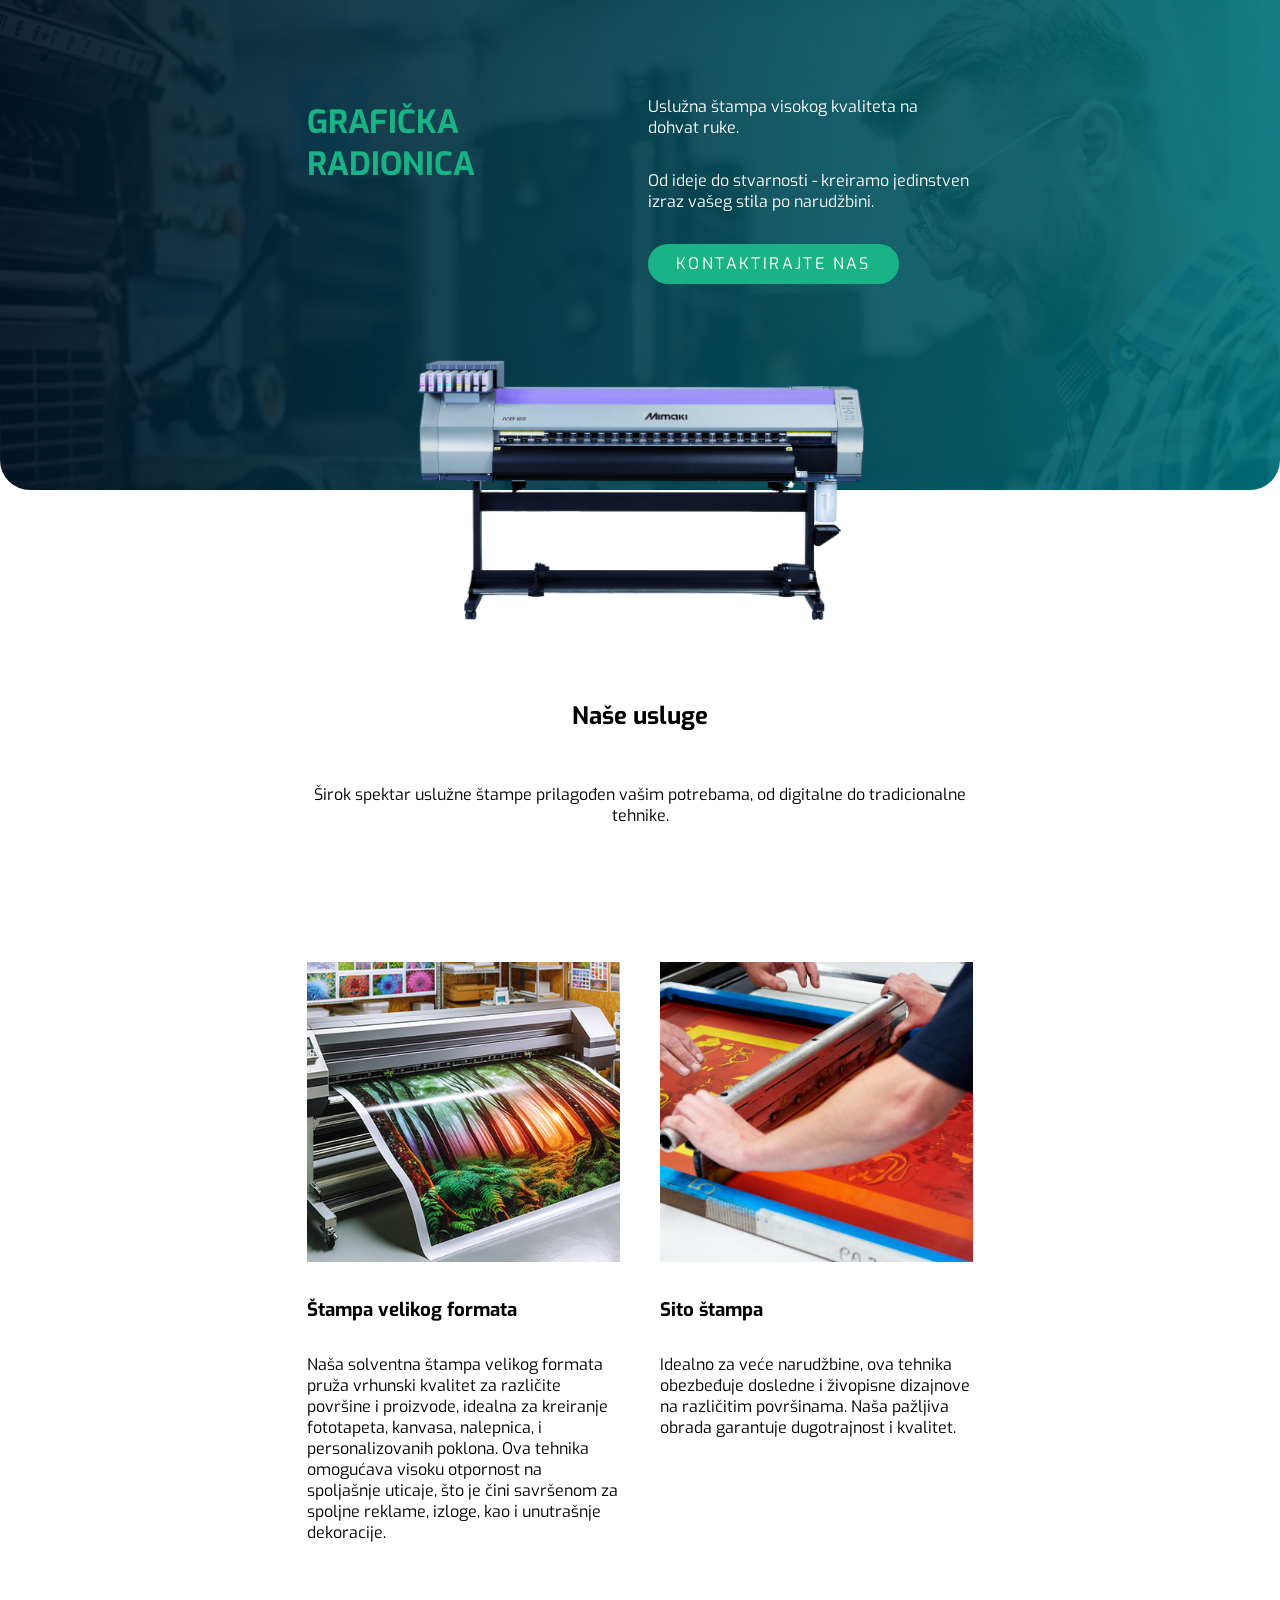
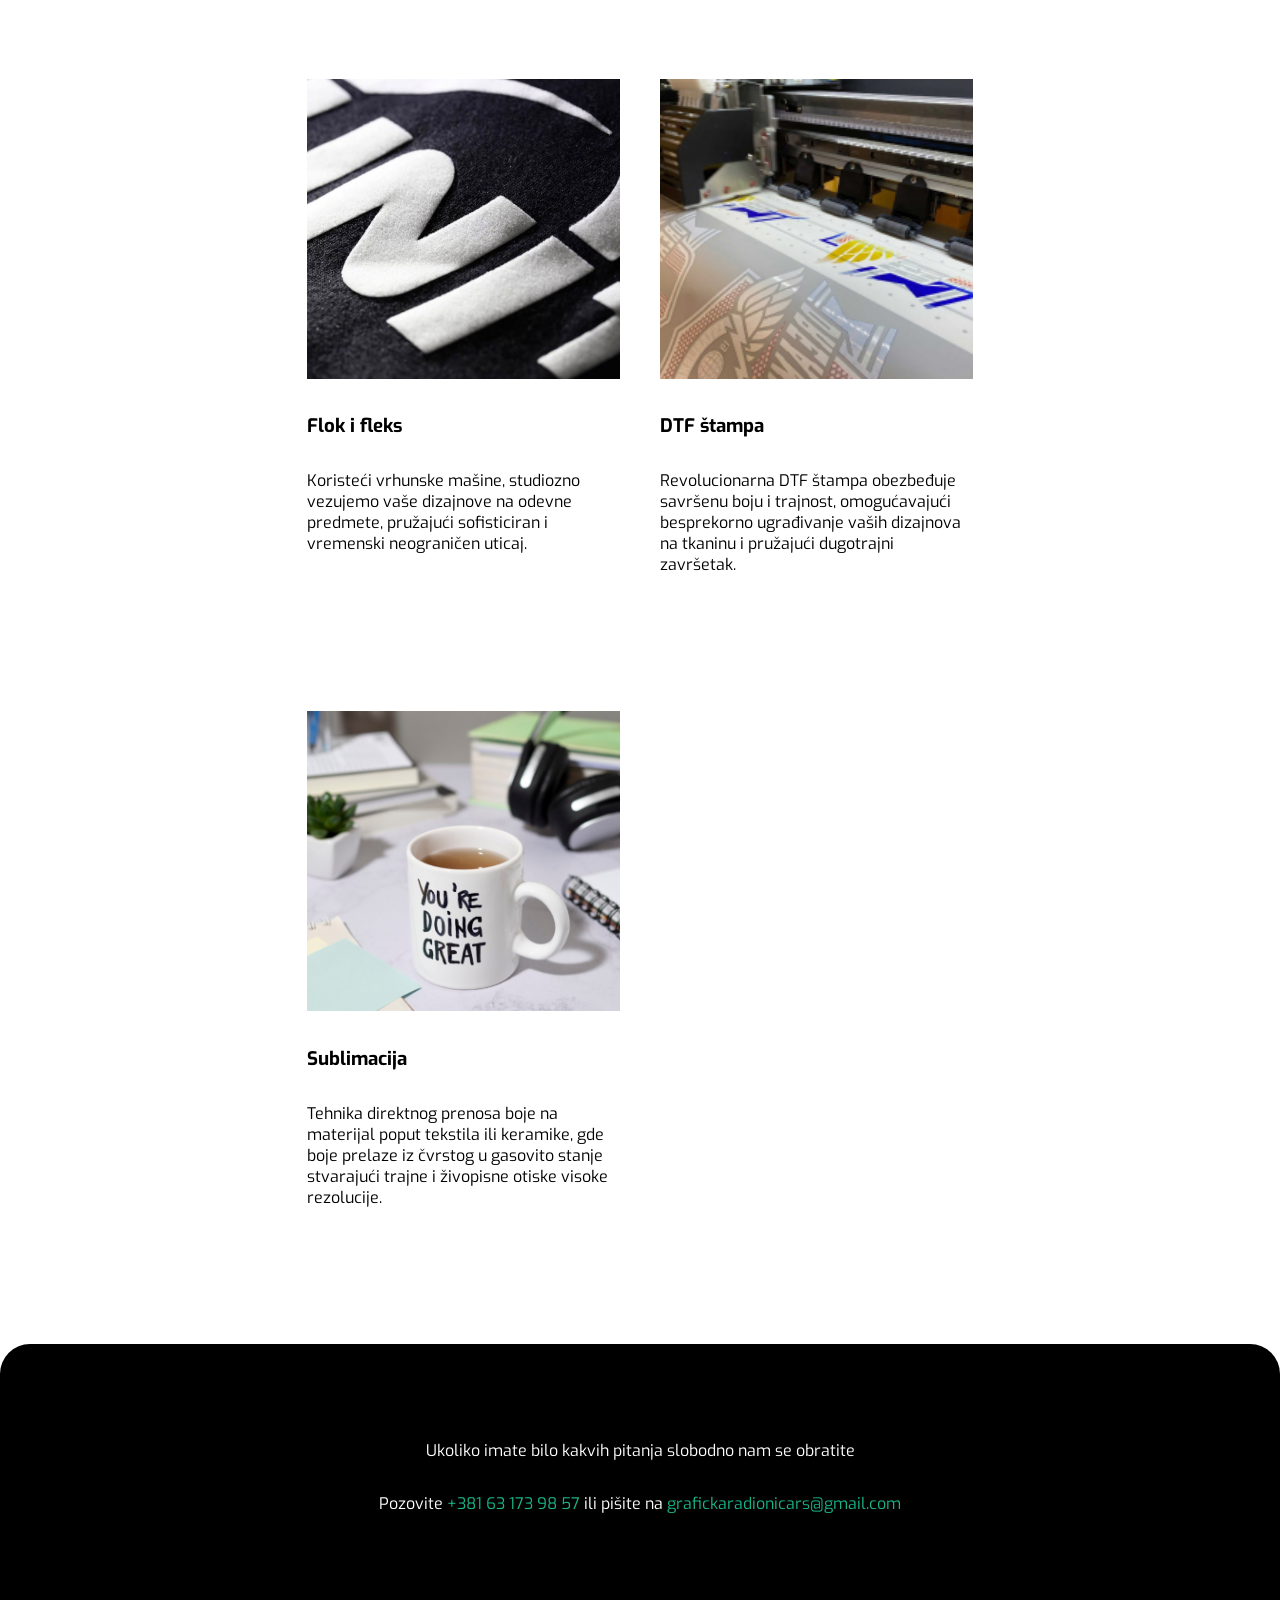
<file: index.html>
<!DOCTYPE html>
<html lang="sr">
  <head>
    <meta charset="UTF-8" />
    <meta name="viewport" content="width=device-width, initial-scale=1.0" />

    <link rel="icon" type="image/x-icon" href="./images/favicon.png">

    <link rel="stylesheet" href="css/page.css" />
    <link rel="stylesheet" href="css/header.css" />
    <link rel="stylesheet" href="css/main.css" />
    <link rel="stylesheet" href="css/footer.css" />

    <title>Grafička Radionica</title>
  </head>

  <body>
    <header id="header" class="container">
      <div id="header-content">
        <h1>GRAFIČKA RADIONICA</h1>

        <div>
          <p>Uslužna štampa visokog kvaliteta na dohvat ruke.</p>

          <p>Od ideje do stvarnosti - kreiramo jedinstven izraz vašeg stila po narudžbini.</p>        

          <a href="#footer" class="button">KONTAKTIRAJTE NAS</a>
        </div>
      </div>
      
      <img id="header-image" src="images/stampa-velikog-formata/header.png" />
    </header>

    <main id="main">
      <section class="container">
        <div class="vertical-content-single">
          <h2>Naše usluge</h2>

          <p>
            Širok spektar uslužne štampe prilagođen vašim potrebama, od digitalne do tradicionalne tehnike.
          </p>
        </div>
      </section>

      <section class="container">
        <div class="vertical-content">
          <a href="stampa-velikog-formata.html">
            <img src="images/dtg-stampa.jpg" alt="Štampa velikog formata" />
          </a>

          <h3>Štampa velikog formata</h3>

          <p>
            Naša solventna štampa velikog formata pruža vrhunski kvalitet za različite površine i proizvode, idealna za kreiranje fototapeta, kanvasa, nalepnica, i personalizovanih poklona. Ova tehnika omogućava visoku otpornost na spoljašnje uticaje, što je čini savršenom za spoljne reklame, izloge, kao i unutrašnje dekoracije.
          </p>
        </div>

        <div class="vertical-content">
          <a href="sito-stampa.html">
            <img src="images/sito-stampa.jpg" alt="Sito štampa" />
          </a>

          <h3>Sito štampa</h3>

          <p>
            Idealno za veće narudžbine, ova tehnika obezbeđuje dosledne i
            živopisne dizajnove na različitim površinama. Naša pažljiva obrada
            garantuje dugotrajnost i kvalitet.
          </p>
        </div>
      </section>

      <section class="container">
        <div class="vertical-content">
          <a href="flok-fleks-stampa.html">
            <img src="images/flok-fleks-stampa/section-4.png" alt="Mašinski vez" />
          </a>

          <h3>Flok i fleks</h3>

          <p>
            Koristeći vrhunske mašine, studiozno vezujemo vaše dizajnove na
            odevne predmete, pružajući sofisticiran i vremenski neograničen
            uticaj.
          </p>
        </div>

        <div class="vertical-content">
          <a href="dtf-stampa.html">
            <img src="images/dtf-stampa.jpg" alt="DTF štampa" />
          </a>

          <h3>DTF štampa</h3>

          <p>
            Revolucionarna DTF štampa obezbeđuje savršenu boju i trajnost,
            omogućavajući besprekorno ugrađivanje vaših dizajnova na tkaninu i
            pružajući dugotrajni završetak.
          </p>
        </div>
      </section>

      <section class="container">
        <div class="vertical-content">
          <a href="sublimacija.html">
            <img src="images/sublimacija.jpg" alt="Sublimacija" />
          </a>

          <h3>Sublimacija</h3>

          <p>
            Tehnika direktnog prenosa boje na materijal poput tekstila ili
            keramike, gde boje prelaze iz čvrstog u gasovito stanje stvarajući
            trajne i živopisne otiske visoke rezolucije.
          </p>
        </div>
      </section>
    </main>

    <footer id="footer" class="container">
      <p>Ukoliko imate bilo kakvih pitanja slobodno nam se obratite</p>

      <p>Pozovite 
        <a href="tel:+381631739857">+381 63 173 98 57</a>
        ili pišite na 
        <a href="mailto:grafickaradionicars@gmail.com">grafickaradionicars@gmail.com</a>
      </p>
    </footer>
  </body>
</html>
</file>
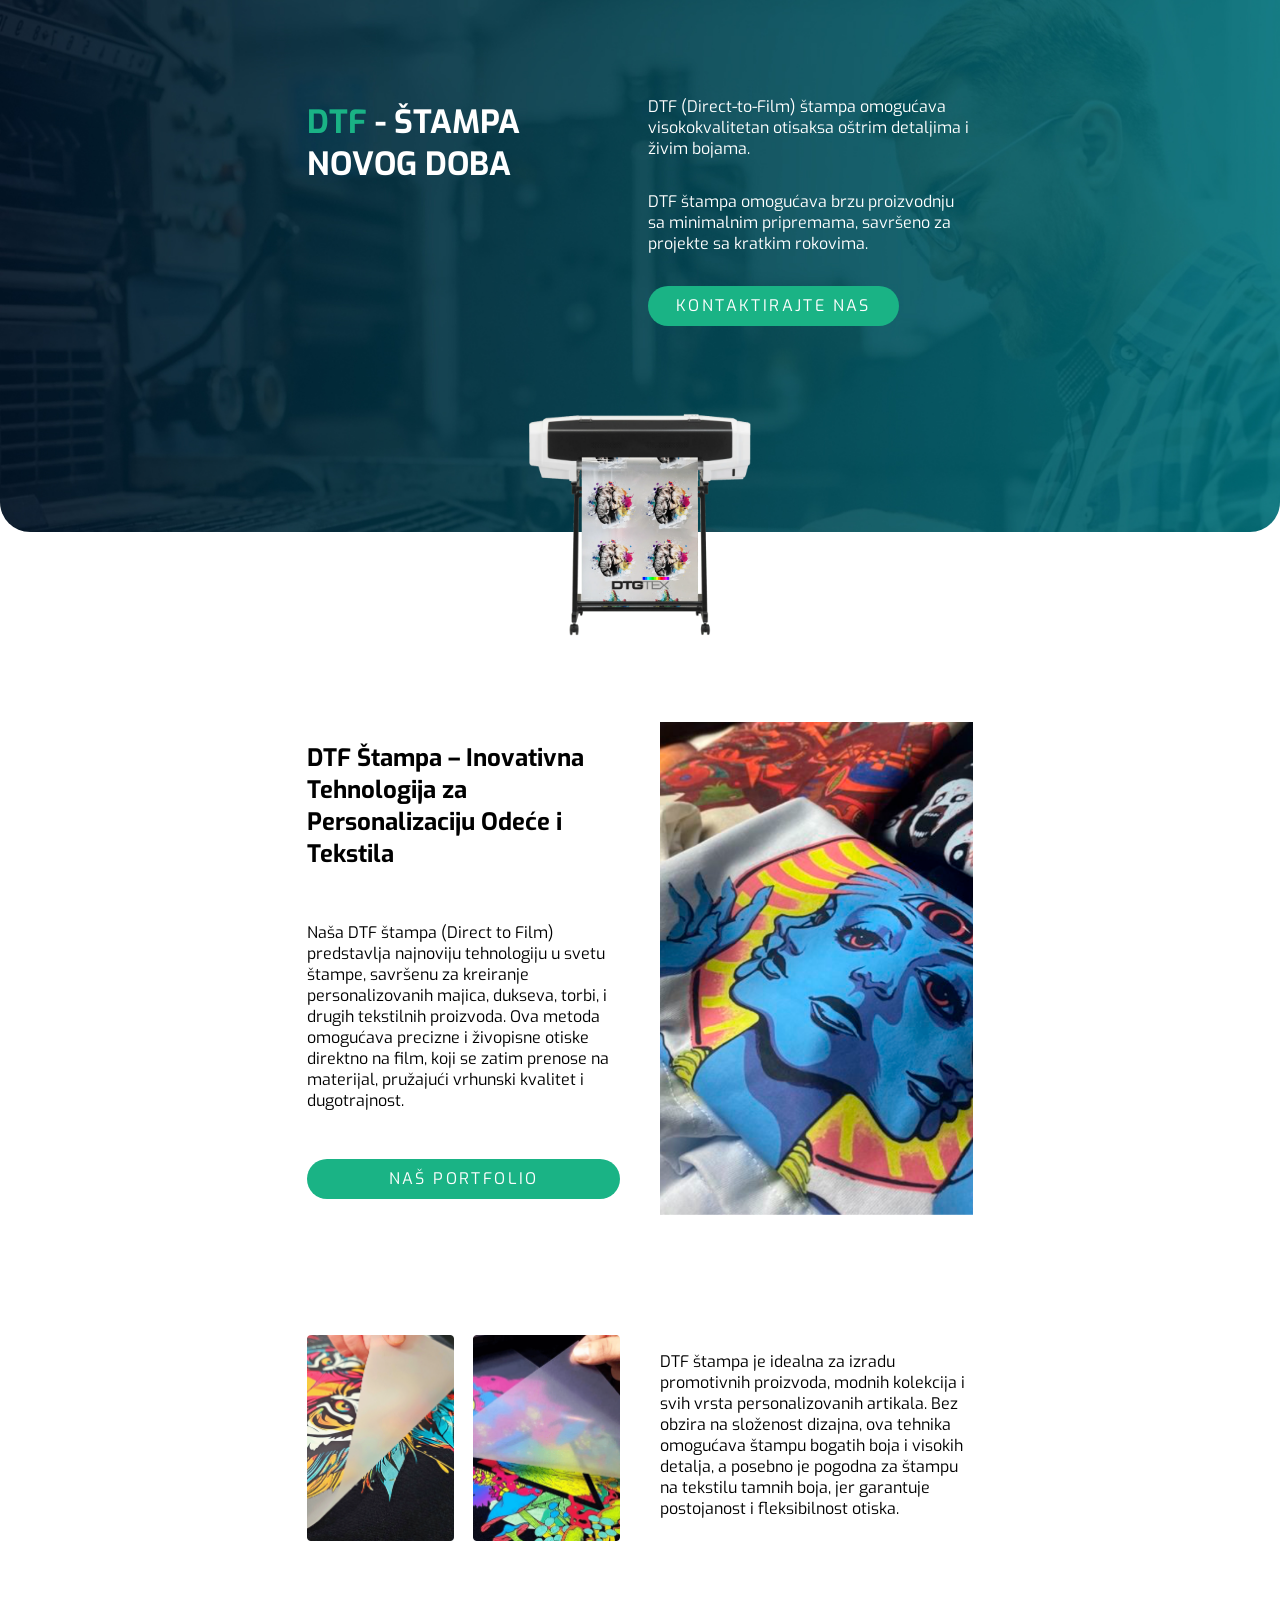
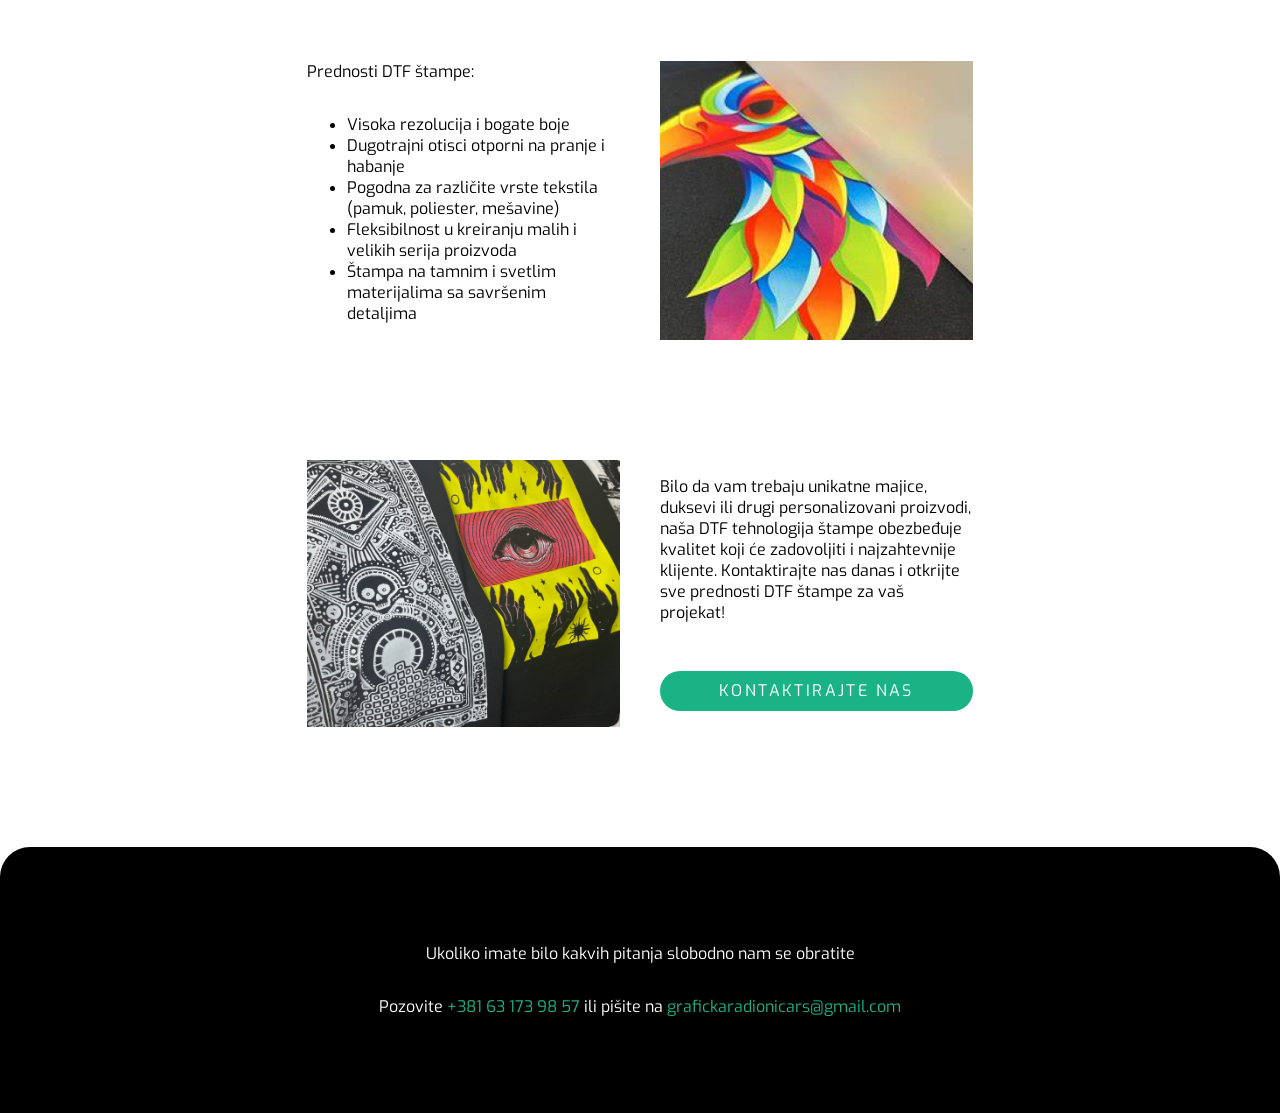
<file: dtf-stampa.html>
<!DOCTYPE html>
<html lang="sr">
  <head>
    <meta charset="UTF-8" />
    <meta name="viewport" content="width=device-width, initial-scale=1.0" />

    <link rel="icon" type="image/x-icon" href="./images/favicon.png">

    <link rel="stylesheet" href="css/page.css" />
    <link rel="stylesheet" href="css/header.css" />
    <link rel="stylesheet" href="css/main.css" />
    <link rel="stylesheet" href="css/footer.css" />

    <title>Grafička Radionica</title>
  </head>
  
  <body>
    <header id="header" class="container">
      <div id="header-content">
        <h1>DTF<span>&nbsp;- ŠTAMPA NOVOG DOBA</span></h1>

        <div>
          <p>DTF (Direct-to-Film) štampa omogućava visokokvalitetan otisaksa oštrim detaljima i živim bojama.</p>
          <p>DTF štampa omogućava brzu proizvodnju sa minimalnim pripremama, savršeno za projekte sa kratkim rokovima.</p>

          <a href="#footer" class="button">KONTAKTIRAJTE NAS</a>
        </div>
      </div>
      
      <img id="header-image" src="images/dtf-stampa/header.png" />
    </header>

    <main id="main">
      <section class="container">
        <div class="vertical-content">
          <h2>DTF Štampa – Inovativna Tehnologija za Personalizaciju Odeće i Tekstila</h2>

          <p>Naša DTF štampa (Direct to Film) predstavlja najnoviju tehnologiju u svetu štampe, savršenu za kreiranje personalizovanih majica, dukseva, torbi, i drugih tekstilnih proizvoda. Ova metoda omogućava precizne i živopisne otiske direktno na film, koji se zatim prenose na materijal, pružajući vrhunski kvalitet i dugotrajnost.</p>

          <a href="./portfolio.pdf" class="button">NAŠ PORTFOLIO</a>
        </div>

        <div class="horizontal-content-single">
          <img src="images/dtf-stampa/section-1.png" />
        </div>
      </section>

      <section class="container reverse-section">
        <div class="horizontal-content">
          <img src="images/dtf-stampa/section-2.png" />
          <img src="images/dtf-stampa/section-3.png" />
        </div>

        <div class="vertical-content">
          <p>DTF štampa je idealna za izradu promotivnih proizvoda, modnih kolekcija i svih vrsta personalizovanih artikala. Bez obzira na složenost dizajna, ova tehnika omogućava štampu bogatih boja i visokih detalja, a posebno je pogodna za štampu na tekstilu tamnih boja, jer garantuje postojanost i fleksibilnost otiska.</p>
        </div>
      </section>

      <section class="container">
        <div class="vertical-content">
          <span>Prednosti DTF štampe:</span>

          <ul>
            <li>Visoka rezolucija i bogate boje</li>
            <li>Dugotrajni otisci otporni na pranje i habanje</li>
            <li>Pogodna za različite vrste tekstila (pamuk, poliester, mešavine)</li>
            <li>Fleksibilnost u kreiranju malih i velikih serija proizvoda</li>
            <li>Štampa na tamnim i svetlim materijalima sa savršenim detaljima</li>
          </ul>
        </div>

        <div class="horizontal-content-single">
          <img src="images/dtf-stampa/section-4.png" />
        </div>
      </section>

      <section class="container">
        <div class="horizontal-content-single">
          <img src="images/dtf-stampa/section-5.png" />
        </div>

        <div class="vertical-content">
          <p>Bilo da vam trebaju unikatne majice, duksevi ili drugi personalizovani proizvodi, naša DTF tehnologija štampe obezbeđuje kvalitet koji će zadovoljiti i najzahtevnije klijente. Kontaktirajte nas danas i otkrijte sve prednosti DTF štampe za vaš projekat!</p>

          <a href="#footer" class="button">KONTAKTIRAJTE NAS</a>
        </div>
      </section>
    </main>

    <footer id="footer" class="container">
      <p>Ukoliko imate bilo kakvih pitanja slobodno nam se obratite</p>

      <p>Pozovite 
        <a href="tel:+381631739857">+381 63 173 98 57</a>
        ili pišite na 
        <a href="mailto:grafickaradionicars@gmail.com">grafickaradionicars@gmail.com</a>
      </p>
    </footer>
  </body>
</html>
</file>
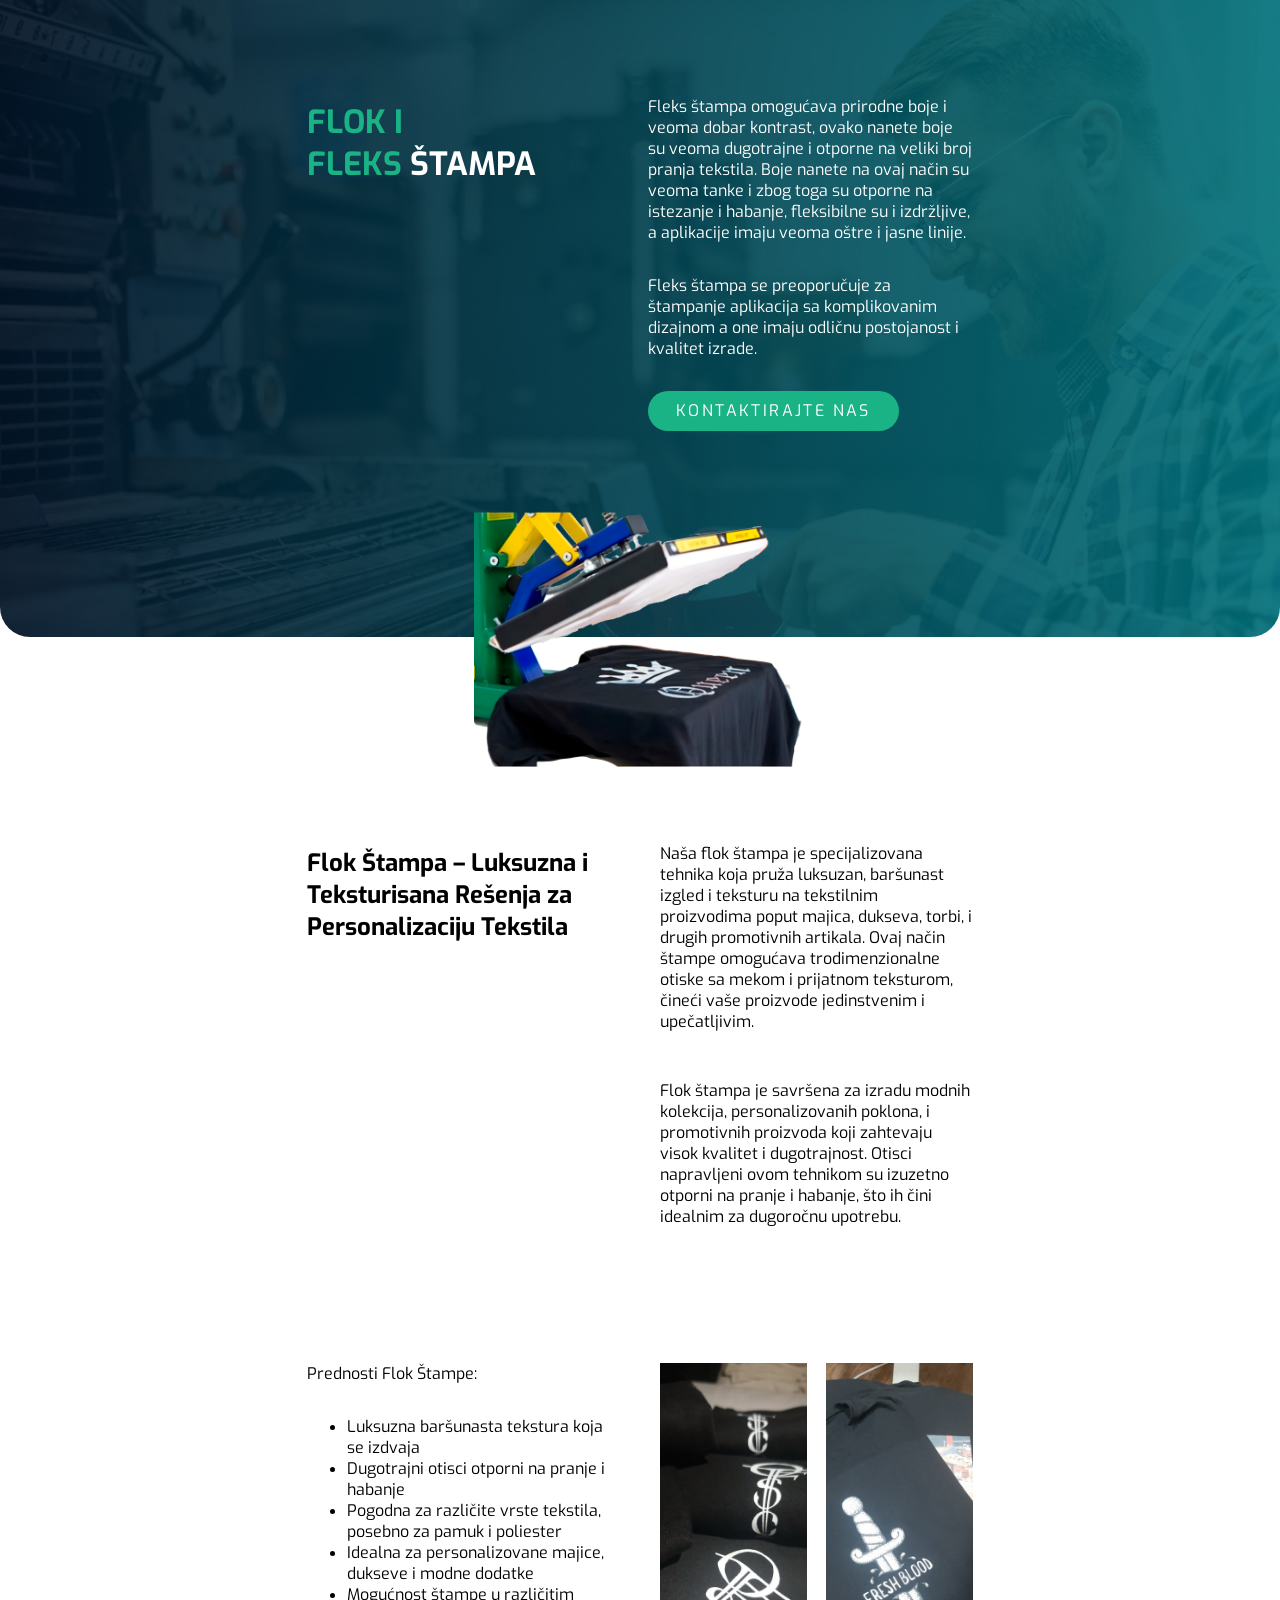
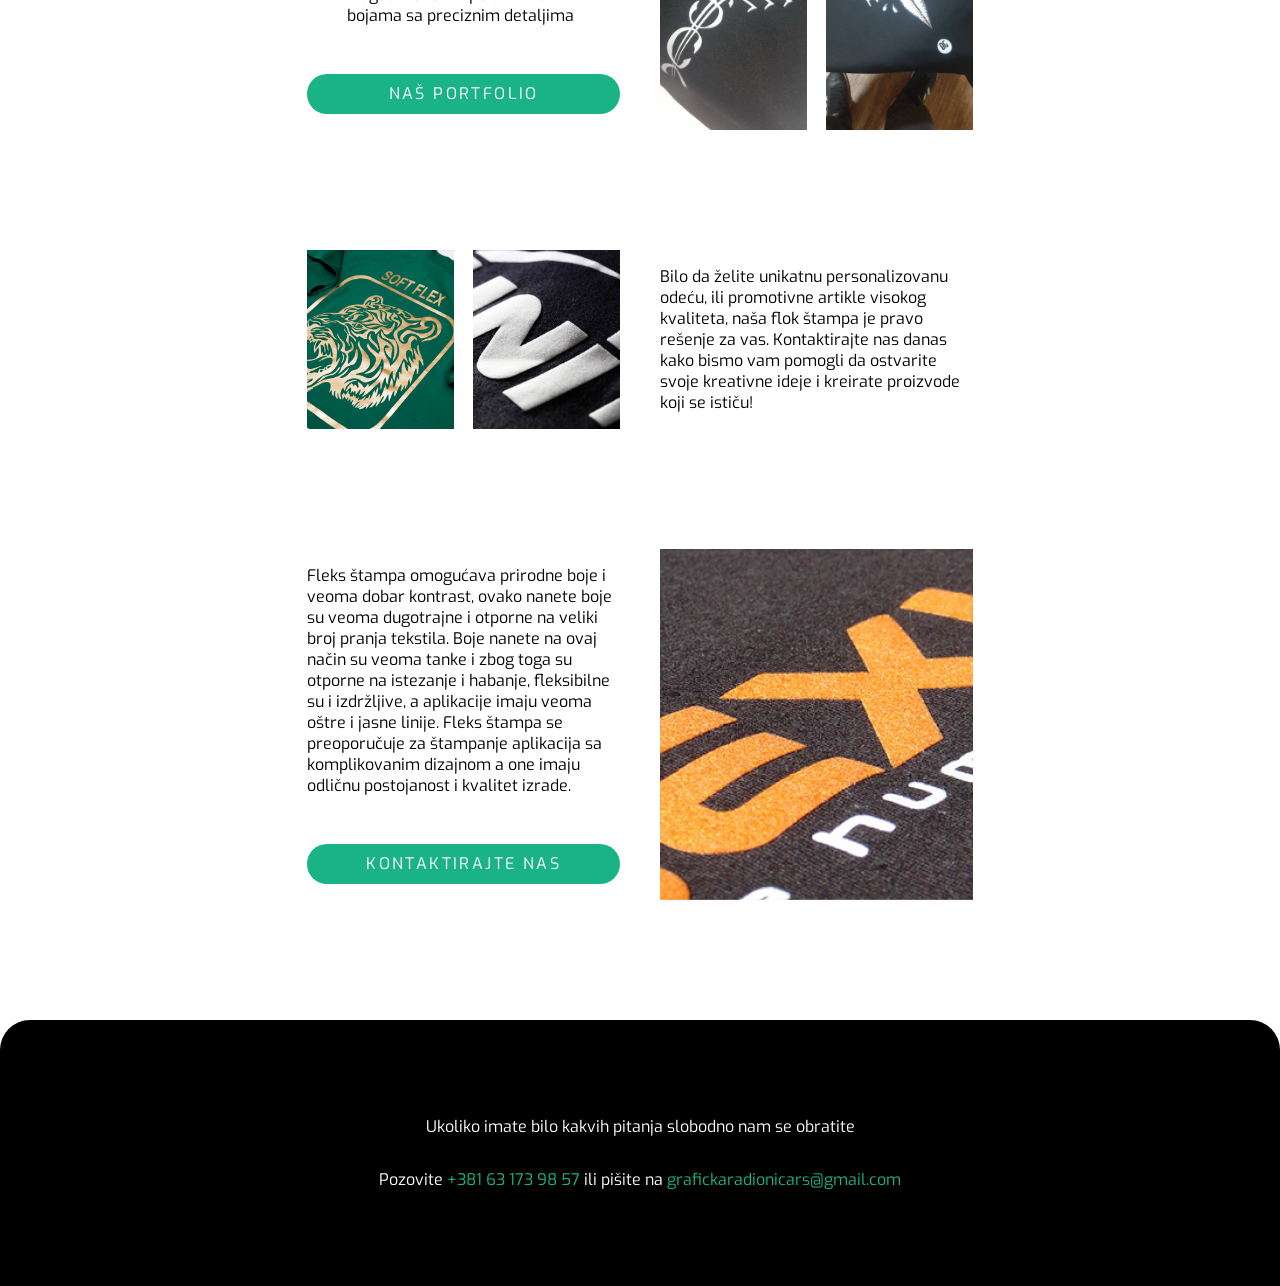
<file: flok-fleks-stampa.html>
<!DOCTYPE html>
<html lang="sr">
  <head>
    <meta charset="UTF-8" />
    <meta name="viewport" content="width=device-width, initial-scale=1.0" />

    <link rel="icon" type="image/x-icon" href="./images/favicon.png">

    <link rel="stylesheet" href="css/page.css" />
    <link rel="stylesheet" href="css/header.css" />
    <link rel="stylesheet" href="css/main.css" />
    <link rel="stylesheet" href="css/footer.css" />

    <title>Grafička Radionica</title>
  </head>
  
  <body>
    <header id="header" class="container">
      <div id="header-content">
        <h1>FLOK I FLEKS<span>&nbsp;ŠTAMPA</span></h1>

        <div>
          <p>Fleks štampa omogućava prirodne boje i veoma dobar kontrast, ovako nanete boje su veoma dugotrajne i otporne na veliki broj pranja tekstila. Boje nanete na ovaj način su veoma tanke i zbog toga su otporne na istezanje i habanje, fleksibilne su i izdržljive, a aplikacije imaju veoma oštre i jasne linije.</p>
          <p>Fleks štampa se preoporučuje za štampanje aplikacija sa komplikovanim dizajnom a one imaju odličnu postojanost i kvalitet izrade.</p>

          <a href="#footer" class="button">KONTAKTIRAJTE NAS</a>
        </div>
      </div>
      
      <img id="header-image" src="images/flok-fleks-stampa/header.png" />
    </header>

    <main id="main">
      <section class="container reverse-section">
        <div class="horizontal-content">
          <h2>Flok Štampa – Luksuzna i Teksturisana Rešenja za Personalizaciju Tekstila</h2>
        </div>

        <div class="vertical-content">
          <p>Naša flok štampa je specijalizovana tehnika koja pruža luksuzan, baršunast izgled i teksturu na tekstilnim proizvodima poput majica, dukseva, torbi, i drugih promotivnih artikala. Ovaj način štampe omogućava trodimenzionalne otiske sa mekom i prijatnom teksturom, čineći vaše proizvode jedinstvenim i upečatljivim.</p>
          <p>Flok štampa je savršena za izradu modnih kolekcija, personalizovanih poklona, i promotivnih proizvoda koji zahtevaju visok kvalitet i dugotrajnost. Otisci napravljeni ovom tehnikom su izuzetno otporni na pranje i habanje, što ih čini idealnim za dugoročnu upotrebu.</p>
        </div>
      </section>

      <section class="container">
        <div class="vertical-content">
          <span>Prednosti Flok Štampe:</span>
            <ul>
              <li>Luksuzna baršunasta tekstura koja se izdvaja</li>
              <li>Dugotrajni otisci otporni na pranje i habanje</li>
              <li>Pogodna za različite vrste tekstila, posebno za pamuk i poliester</li>
              <li>Idealna za personalizovane majice, dukseve i modne dodatke</li>
              <li>Mogućnost štampe u različitim bojama sa preciznim detaljima</li>
            </ul>

            <a href="./portfolio.pdf" class="button">NAŠ PORTFOLIO</a>
        </div>

        <div class="horizontal-content">
          <img src="images/flok-fleks-stampa/section-1.png" />
          <img src="images/flok-fleks-stampa/section-2.png" />
        </div>
      </section>

      <section class="container reverse-section">
        <div class="horizontal-content">
          <img src="images/flok-fleks-stampa/section-3.png" />
          <img src="images/flok-fleks-stampa/section-4.png" />
        </div>

        <div class="vertical-content">
          <p>Bilo da želite unikatnu personalizovanu odeću, ili promotivne artikle visokog kvaliteta, naša flok štampa je pravo rešenje za vas. Kontaktirajte nas danas kako bismo vam pomogli da ostvarite svoje kreativne ideje i kreirate proizvode koji se ističu!</p>
        </div>
      </section>

      <section class="container">
        <div class="vertical-content">
          <p>Fleks štampa omogućava prirodne boje i veoma dobar kontrast, ovako nanete boje su veoma dugotrajne i otporne na veliki broj pranja tekstila. Boje nanete na ovaj način su veoma tanke i zbog toga su otporne na istezanje i habanje, fleksibilne su i izdržljive, a aplikacije imaju veoma oštre i jasne linije. Fleks štampa se preoporučuje za štampanje aplikacija sa komplikovanim dizajnom a one imaju odličnu postojanost i kvalitet izrade.</p>

          <a href="#footer" class="button">KONTAKTIRAJTE NAS</a>
        </div>

        <div class="horizontal-content-single">
          <img src="images/flok-fleks-stampa/section-5.png" />
        </div>
      </section>
    </main>

    <footer id="footer" class="container">
      <p>Ukoliko imate bilo kakvih pitanja slobodno nam se obratite</p>

      <p>Pozovite 
        <a href="tel:+381631739857">+381 63 173 98 57</a>
        ili pišite na 
        <a href="mailto:grafickaradionicars@gmail.com">grafickaradionicars@gmail.com</a>
      </p>
    </footer>
  </body>
</html>
</file>
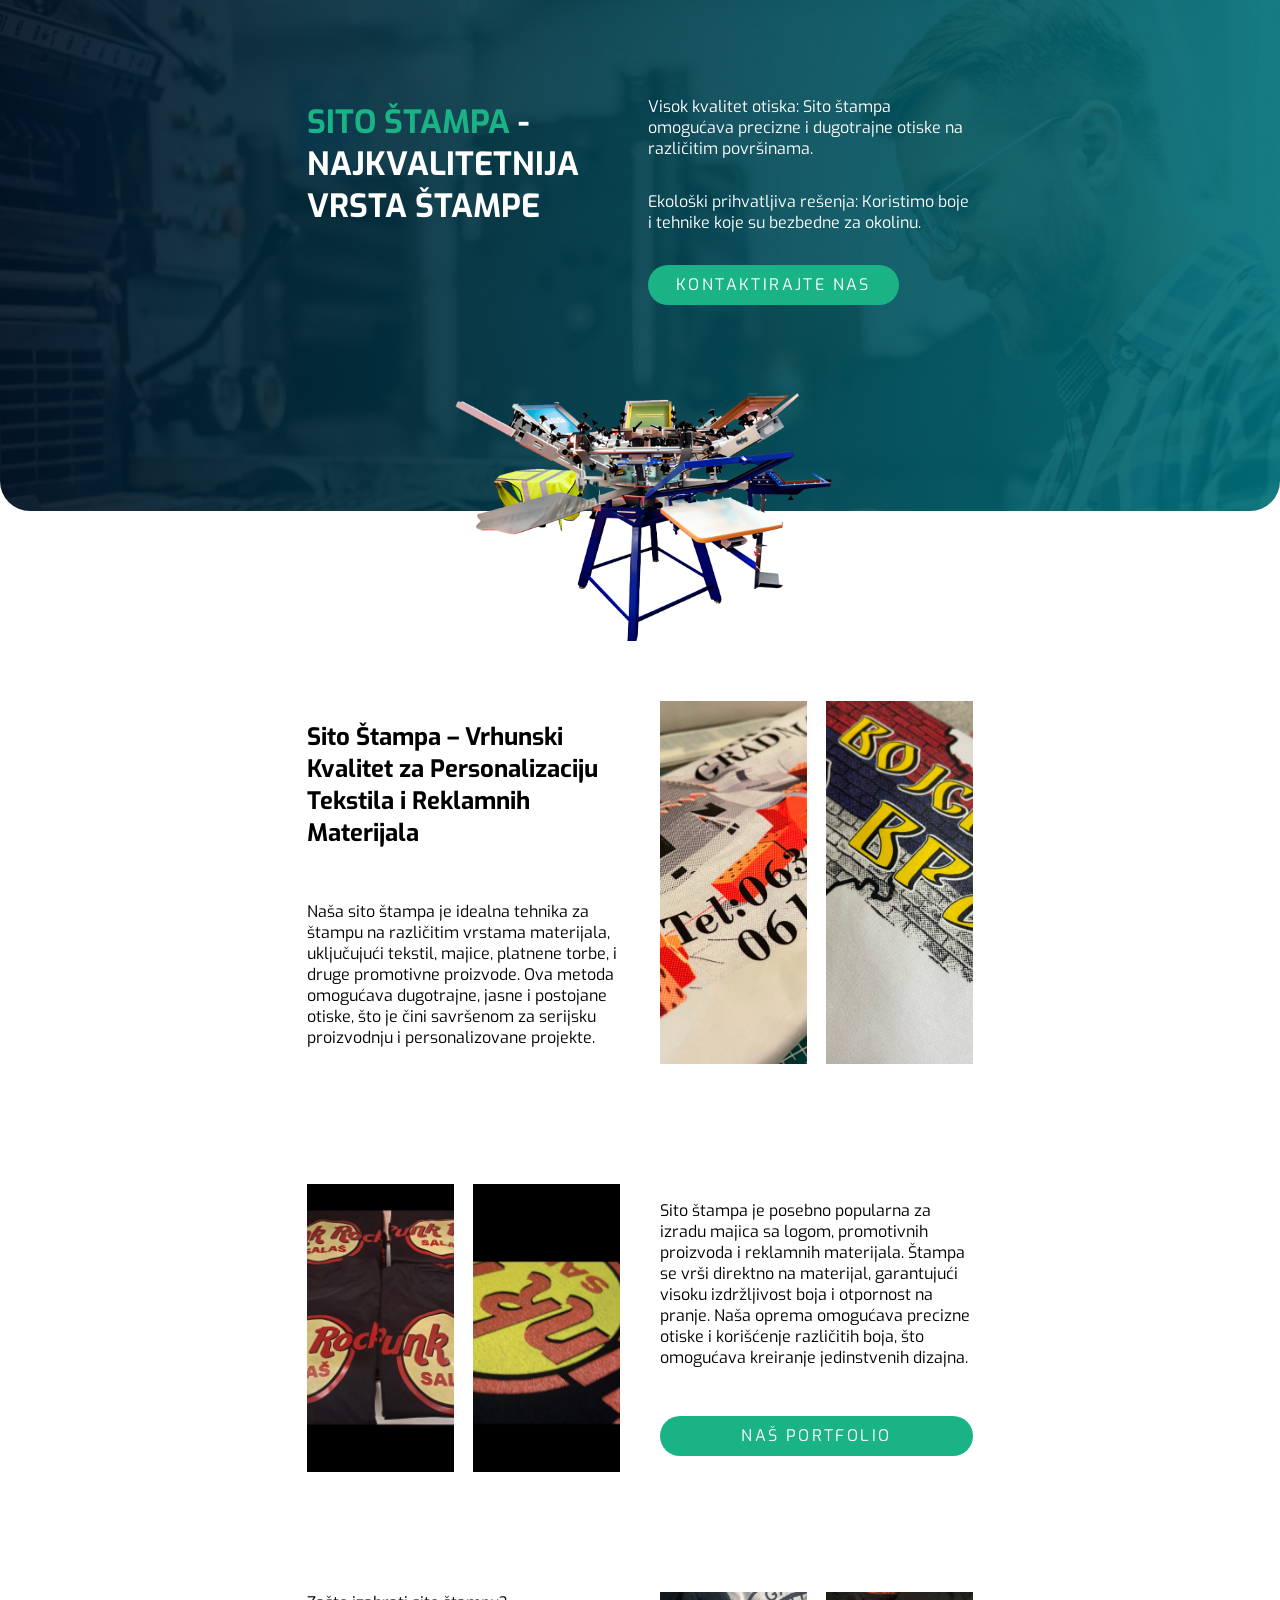
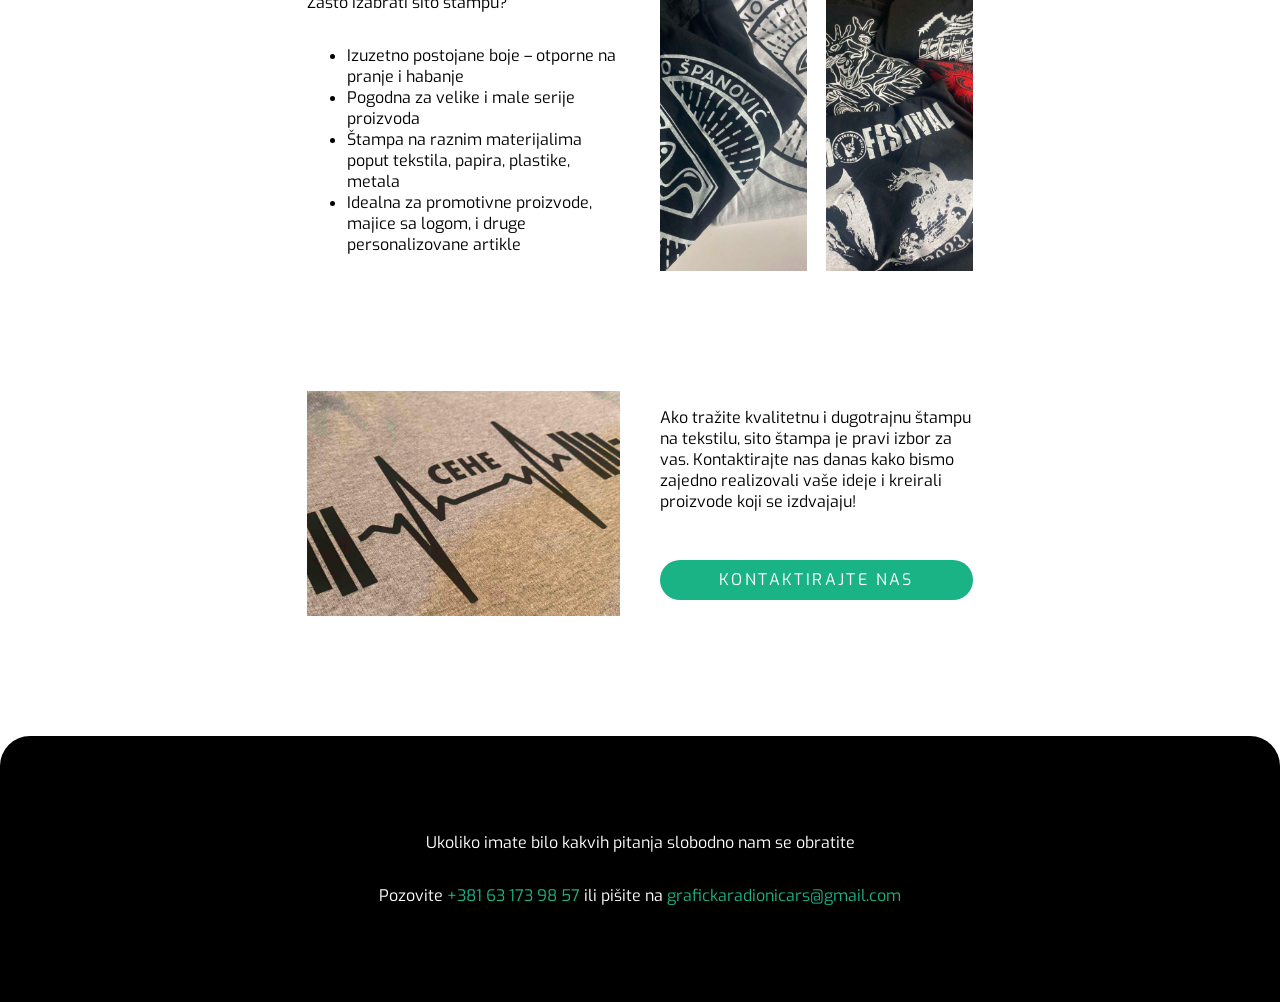
<file: sito-stampa.html>
<!DOCTYPE html>
<html lang="sr">
  <head>
    <meta charset="UTF-8" />
    <meta name="viewport" content="width=device-width, initial-scale=1.0" />

    <link rel="icon" type="image/x-icon" href="./images/favicon.png">

    <link rel="stylesheet" href="css/page.css" />
    <link rel="stylesheet" href="css/header.css" />
    <link rel="stylesheet" href="css/main.css" />
    <link rel="stylesheet" href="css/footer.css" />

    <title>Grafička Radionica</title>
  </head>
  
  <body>
    <header id="header" class="container">
      <div id="header-content">
        <h1>SITO ŠTAMPA<span>&nbsp;- NAJKVALITETNIJA VRSTA ŠTAMPE</span></h1>

        <div>
          <p>Visok kvalitet otiska: Sito štampa omogućava precizne i dugotrajne otiske na različitim površinama.</p>
          <p>Ekološki prihvatljiva rešenja: Koristimo boje i tehnike koje su bezbedne za okolinu.</p>

          <a href="#footer" class="button">KONTAKTIRAJTE NAS</a>
        </div>
      </div>
      
      <img id="header-image" src="images/sito-stampa/header.png" />
    </header>

    <main id="main">
      <section class="container">
        <div class="vertical-content">
          <h2>Sito Štampa – Vrhunski Kvalitet za Personalizaciju Tekstila i Reklamnih Materijala</h2>

          <p>Naša sito štampa je idealna tehnika za štampu na različitim vrstama materijala, uključujući tekstil, majice, platnene torbe, i druge promotivne proizvode. Ova metoda omogućava dugotrajne, jasne i postojane otiske, što je čini savršenom za serijsku proizvodnju i personalizovane projekte.</p>
        </div>

        <div class="horizontal-content">
          <img src="images/sito-stampa/section-1.png" />
          <img src="images/sito-stampa/section-2.png" />
        </div>
      </section>

      <section class="container reverse-section">
        <div class="horizontal-content">
          <img src="images/sito-stampa/section-3.png" />
          <img src="images/sito-stampa/section-4.png" />
        </div>

        <div class="vertical-content">
          <p>Sito štampa je posebno popularna za izradu majica sa logom, promotivnih proizvoda i reklamnih materijala. Štampa se vrši direktno na materijal, garantujući visoku izdržljivost boja i otpornost na pranje. Naša oprema omogućava precizne otiske i korišćenje različitih boja, što omogućava kreiranje jedinstvenih dizajna.</p>

          <a href="./portfolio.pdf" class="button">NAŠ PORTFOLIO</a>
        </div>
      </section>

      <section class="container">
        <div class="vertical-content">
          <span>Zašto izabrati sito štampu?</span>

          <ul>
            <li>Izuzetno postojane boje – otporne na pranje i habanje</li>
            <li>Pogodna za velike i male serije proizvoda</li>
            <li>Štampa na raznim materijalima poput tekstila, papira, plastike, metala</li>
            <li>Idealna za promotivne proizvode, majice sa logom, i druge personalizovane artikle</li>
          </ul>
        </div>

        <div class="horizontal-content">
          <img src="images/sito-stampa/section-5.png" />
          <img src="images/sito-stampa/section-6.png" />
        </div>
      </section>

      <section class="container">
        <div class="horizontal-content-single">
          <img src="images/sito-stampa/section-7.png" />
        </div>

        <div class="vertical-content">
          <p>Ako tražite kvalitetnu i dugotrajnu štampu na tekstilu, sito štampa je pravi izbor za vas. Kontaktirajte nas danas kako bismo zajedno realizovali vaše ideje i kreirali proizvode koji se izdvajaju!</p>

          <a href="#footer" class="button">KONTAKTIRAJTE NAS</a>
        </div>
      </section>
    </main>

    <footer id="footer" class="container">
      <p>Ukoliko imate bilo kakvih pitanja slobodno nam se obratite</p>

      <p>Pozovite 
        <a href="tel:+381631739857">+381 63 173 98 57</a>
        ili pišite na 
        <a href="mailto:grafickaradionicars@gmail.com">grafickaradionicars@gmail.com</a>
      </p>
    </footer>
  </body>
</html>
</file>
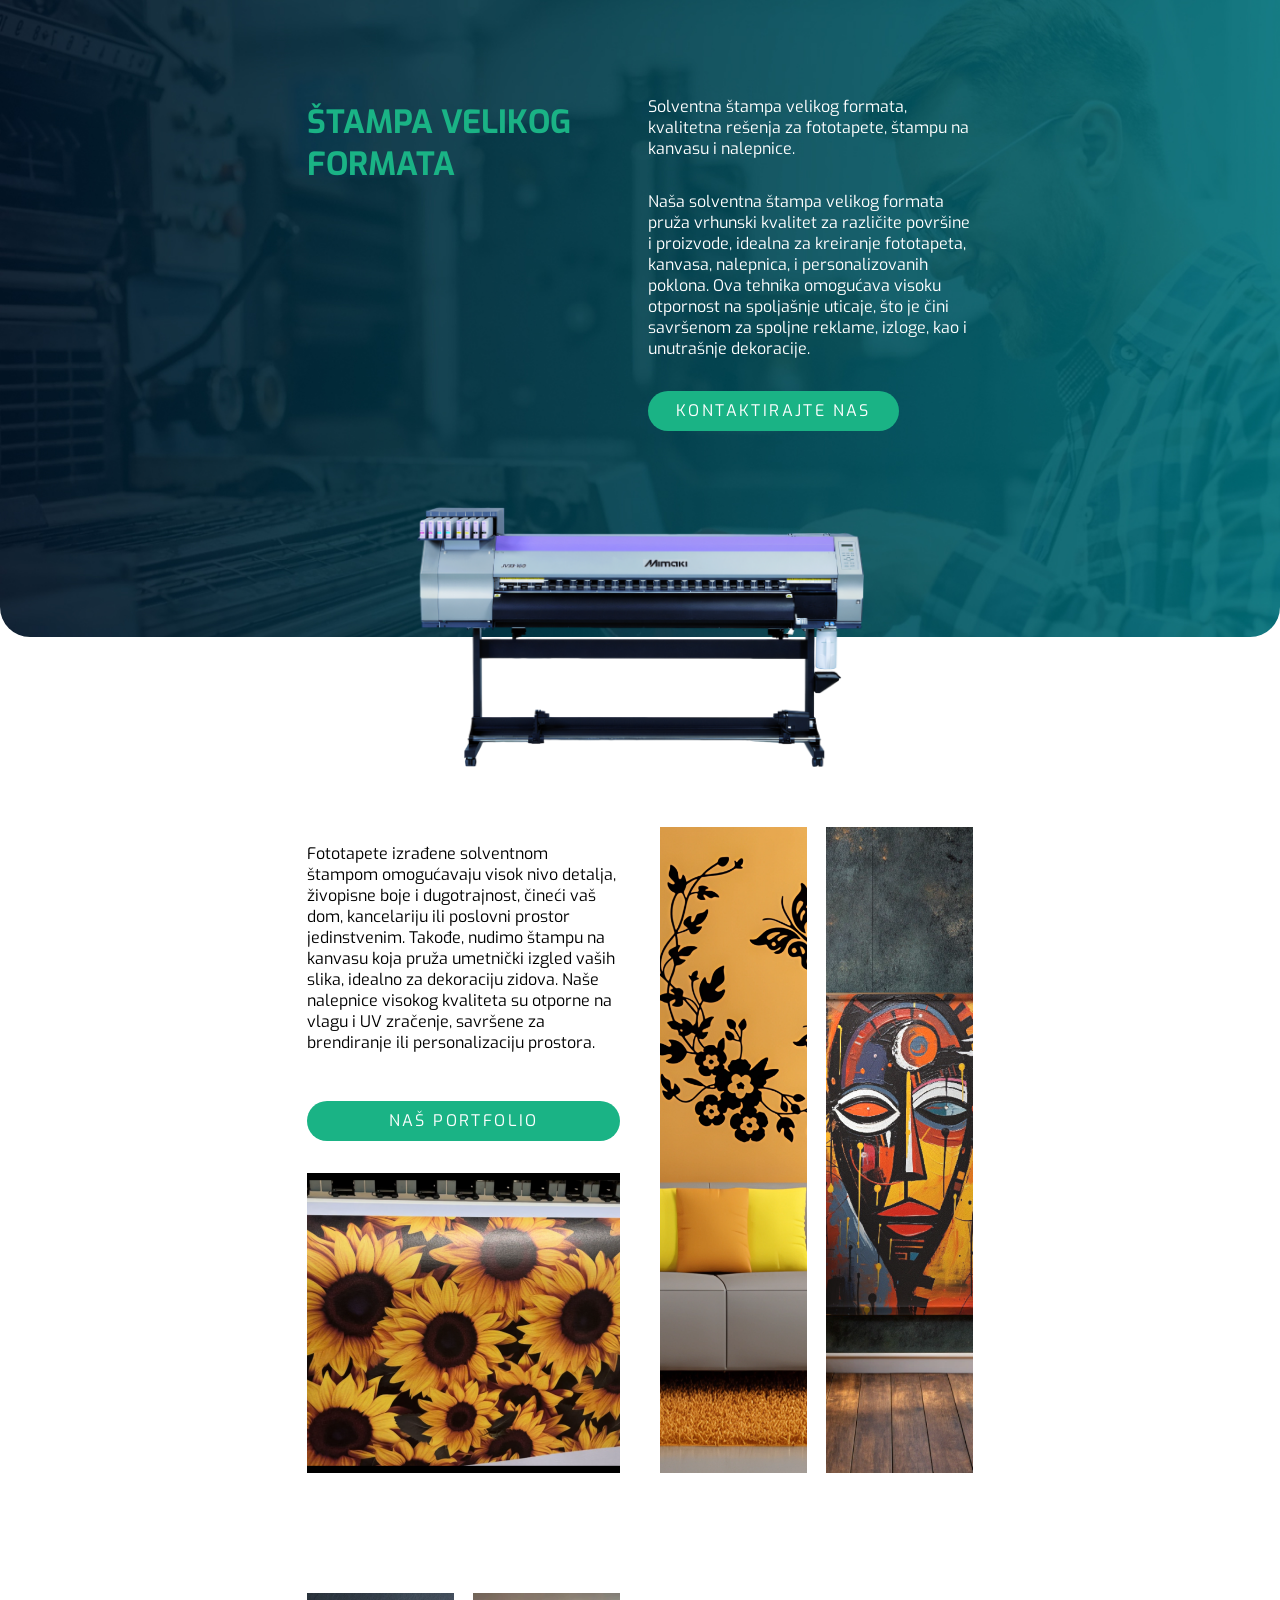
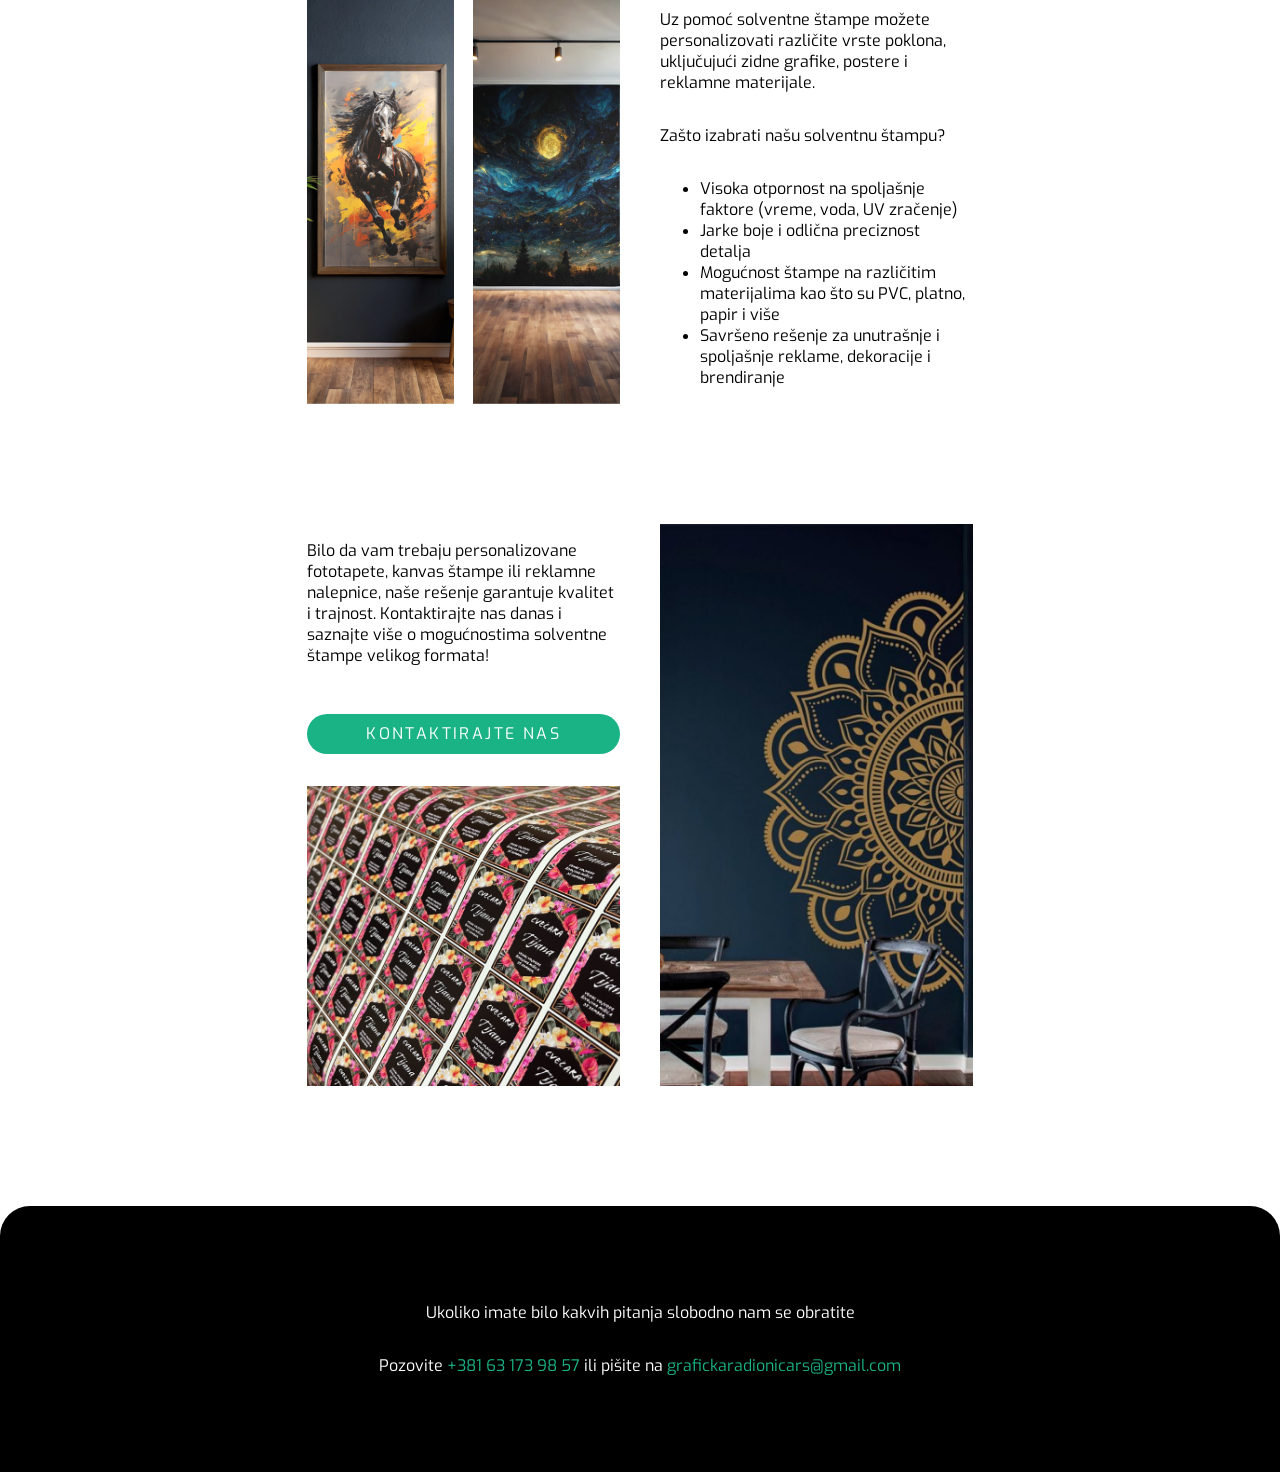
<file: stampa-velikog-formata.html>
<!DOCTYPE html>
<html lang="sr">
  <head>
    <meta charset="UTF-8" />
    <meta name="viewport" content="width=device-width, initial-scale=1.0" />

    <link rel="icon" type="image/x-icon" href="./images/favicon.png">

    <link rel="stylesheet" href="css/page.css" />
    <link rel="stylesheet" href="css/header.css" />
    <link rel="stylesheet" href="css/main.css" />
    <link rel="stylesheet" href="css/footer.css" />

    <title>Grafička Radionica</title>
  </head>
  
  <body>
    <header id="header" class="container">
      <div id="header-content">
        <h1>ŠTAMPA VELIKOG FORMATA</h1>

        <div>
          <p>Solventna štampa velikog formata, kvalitetna rešenja za fototapete, štampu na kanvasu i nalepnice.</p>

          <p>Naša solventna štampa velikog formata pruža vrhunski kvalitet za različite površine i proizvode, idealna za kreiranje fototapeta, kanvasa, nalepnica, i personalizovanih poklona. Ova tehnika omogućava visoku otpornost na spoljašnje uticaje, što je čini savršenom za spoljne reklame, izloge, kao i unutrašnje dekoracije.</p>        

          <a href="#footer" class="button">KONTAKTIRAJTE NAS</a>
        </div>
      </div>
      
      <img id="header-image" src="images/stampa-velikog-formata/header.png" />
    </header>

    <main id="main">
      <section class="container">
        <div class="vertical-content">
          <p>Fototapete izrađene solventnom štampom omogućavaju visok nivo detalja, živopisne boje i dugotrajnost, čineći vaš dom, kancelariju ili poslovni prostor jedinstvenim. Takođe, nudimo štampu na kanvasu koja pruža umetnički izgled vaših slika, idealno za dekoraciju zidova. Naše nalepnice visokog kvaliteta su otporne na vlagu i UV zračenje, savršene za brendiranje ili personalizaciju prostora.</p>
          
          <a href="./portfolio.pdf" class="button">NAŠ PORTFOLIO</a>

          <img src="images/stampa-velikog-formata/section-1.png" />
        </div>

        <div class="horizontal-content">
          <img src="images/stampa-velikog-formata/section-2.png" />
          <img src="images/stampa-velikog-formata/section-3.png" />
        </div>
      </section>

      <section class="container reverse-section">
        <div class="horizontal-content">
          <img src="images/stampa-velikog-formata/section-4.png" />
          <img src="images/stampa-velikog-formata/section-5.png" />
        </div>

        <div class="vertical-content">
          <p>Uz pomoć solventne štampe možete personalizovati različite vrste poklona, uključujući zidne grafike, postere i reklamne materijale.</p>

          <span>Zašto izabrati našu solventnu štampu?</span>

          <ul>
            <li>Visoka otpornost na spoljašnje faktore (vreme, voda, UV zračenje)</li>
            <li>Jarke boje i odlična preciznost detalja</li>
            <li>Mogućnost štampe na različitim materijalima kao što su PVC, platno, papir i više</li>
            <li>Savršeno rešenje za unutrašnje i spoljašnje reklame, dekoracije i brendiranje</li>
          </ul>
        </div>
      </section>

      <section class="container">
        <div class="vertical-content">
          <p>Bilo da vam trebaju personalizovane fototapete, kanvas štampe ili reklamne nalepnice, naše rešenje garantuje kvalitet i trajnost. Kontaktirajte nas danas i saznajte više o mogućnostima solventne štampe velikog formata!</p>

          <a href="#footer" class="button">KONTAKTIRAJTE NAS</a>

          <img src="images/stampa-velikog-formata/section-6.png" />
        </div>

        <div class="horizontal-content-single">
          <img src="images/stampa-velikog-formata/section-7.png" />
        </div>
      </section>
    </main>

    <footer id="footer" class="container">
      <p>Ukoliko imate bilo kakvih pitanja slobodno nam se obratite</p>

      <p>Pozovite 
        <a href="tel:+381631739857">+381 63 173 98 57</a>
        ili pišite na 
        <a href="mailto:grafickaradionicars@gmail.com">grafickaradionicars@gmail.com</a>
      </p>
    </footer>
  </body>
</html>
</file>
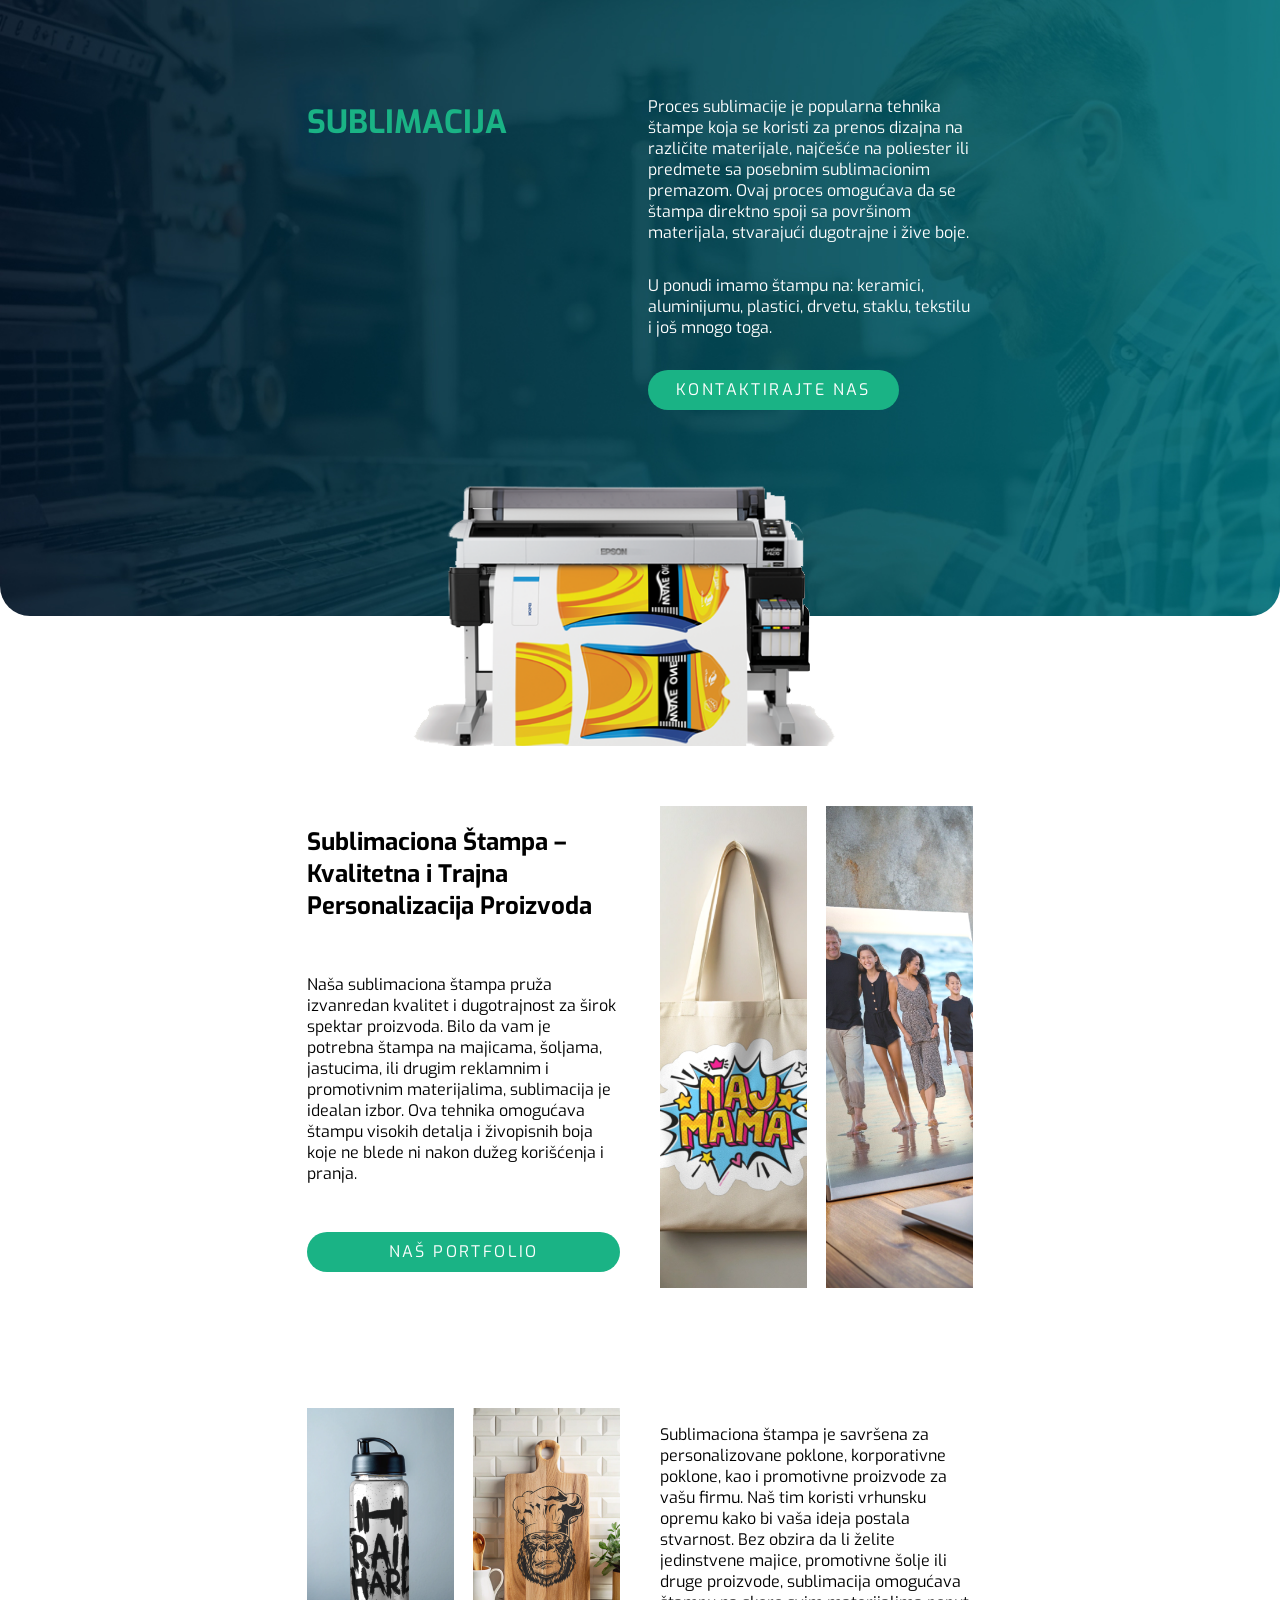
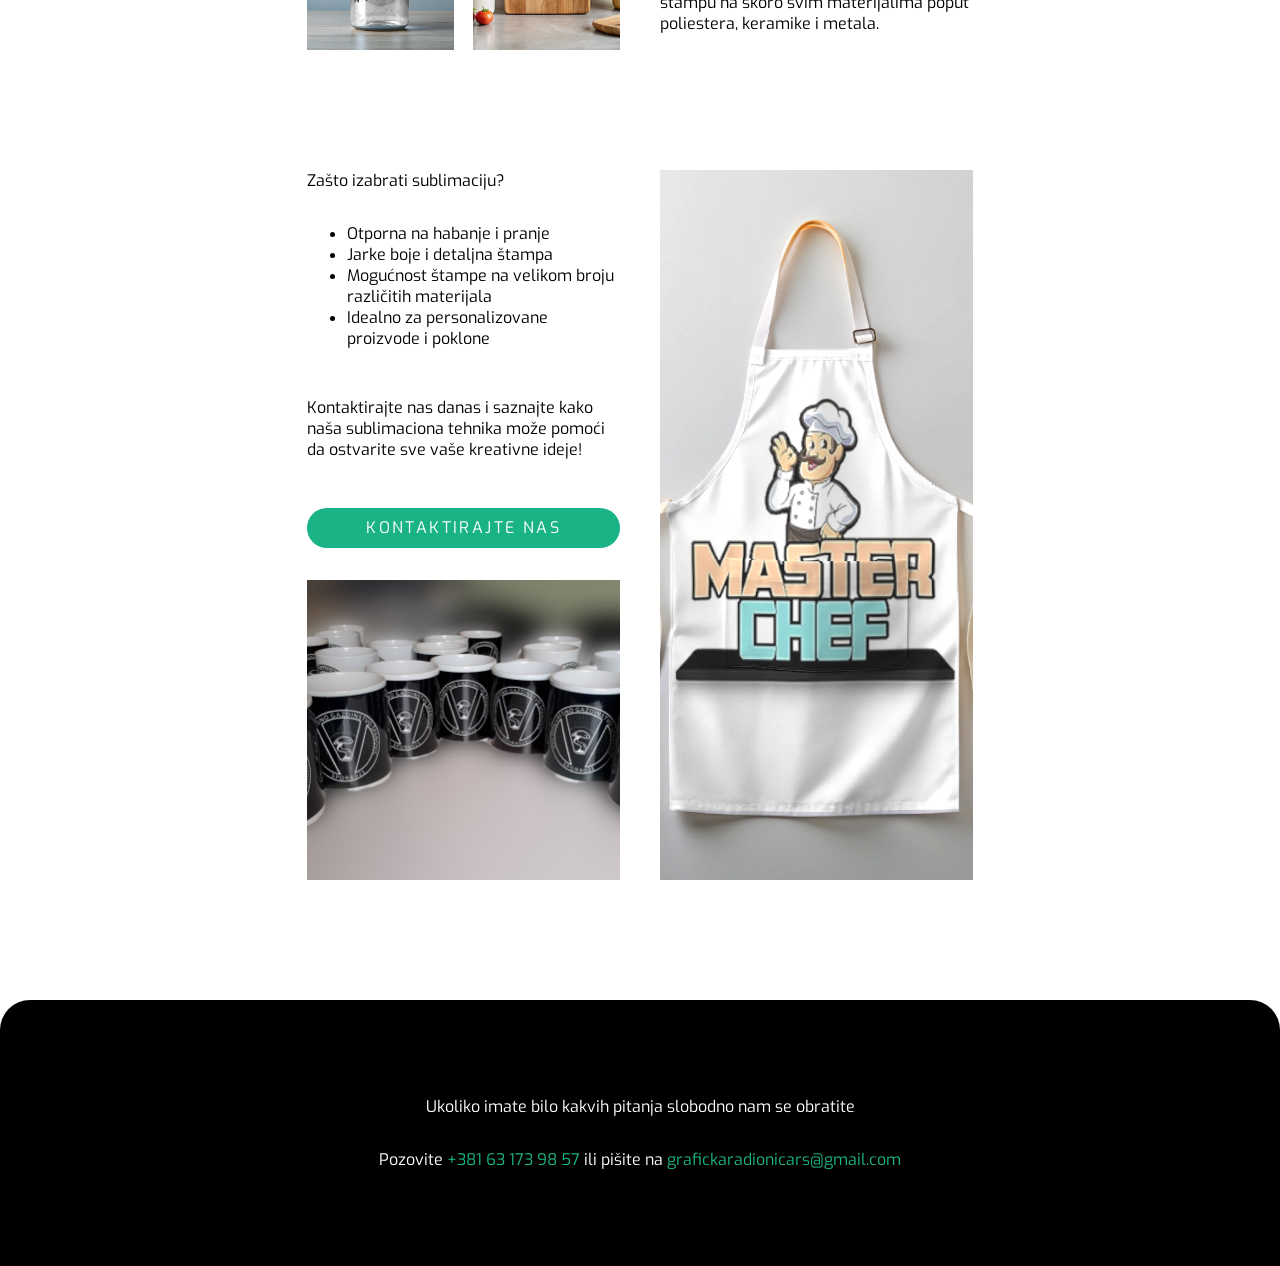
<file: sublimacija.html>
<!DOCTYPE html>
<html lang="sr">
  <head>
    <meta charset="UTF-8" />
    <meta name="viewport" content="width=device-width, initial-scale=1.0" />

    <link rel="icon" type="image/x-icon" href="./images/favicon.png">

    <link rel="stylesheet" href="css/page.css" />
    <link rel="stylesheet" href="css/header.css" />
    <link rel="stylesheet" href="css/main.css" />
    <link rel="stylesheet" href="css/footer.css" />

    <title>Grafička Radionica</title>
  </head>
  
  <body>
    <header id="header" class="container">
      <div id="header-content">
        <h1>SUBLIMACIJA</h1>

        <div>
          <p>Proces sublimacije je popularna tehnika štampe koja se koristi za prenos dizajna na različite materijale, najčešće na poliester ili predmete sa posebnim sublimacionim premazom. Ovaj proces omogućava da se štampa direktno spoji sa površinom materijala, stvarajući dugotrajne i žive boje.</p>

          <p>U ponudi imamo štampu na: keramici, aluminijumu, plastici, drvetu, staklu, tekstilu i još mnogo toga.</p>

          <a href="#footer" class="button">KONTAKTIRAJTE NAS</a>
        </div>
      </div>
      
      <img id="header-image" src="images/sublimacija/header.png" />
    </header>

    <main id="main">
      <section class="container">
        <div class="vertical-content">
          <h2>Sublimaciona Štampa – Kvalitetna i Trajna Personalizacija Proizvoda</h2>

          <p>Naša sublimaciona štampa pruža izvanredan kvalitet i dugotrajnost za širok spektar proizvoda. Bilo da vam je potrebna štampa na majicama, šoljama, jastucima, ili drugim reklamnim i promotivnim materijalima, sublimacija je idealan izbor. Ova tehnika omogućava štampu visokih detalja i živopisnih boja koje ne blede ni nakon dužeg korišćenja i pranja.</p>

          <a href="./portfolio.pdf" class="button">NAŠ PORTFOLIO</a>
        </div>

        <div class="horizontal-content">
          <img src="images/sublimacija/section-1.png" />
          <img src="images/sublimacija/section-2.png" />
        </div>
      </section>

      <section class="container reverse-section">
        <div class="horizontal-content">
          <img src="images/sublimacija/section-3.png" />
          <img src="images/sublimacija/section-4.png" />
        </div>

        <div class="vertical-content">
          <p>Sublimaciona štampa je savršena za personalizovane poklone, korporativne poklone, kao i promotivne proizvode za vašu firmu. Naš tim koristi vrhunsku opremu kako bi vaša ideja postala stvarnost. Bez obzira da li želite jedinstvene majice, promotivne šolje ili druge proizvode, sublimacija omogućava štampu na skoro svim materijalima poput poliestera, keramike i metala.</p>
        </div>
      </section>

      <section class="container">
        <div class="vertical-content">
          <span>Zašto izabrati sublimaciju?</span>

          <ul>
            <li>Otporna na habanje i pranje</li>
            <li>Jarke boje i detaljna štampa</li>
            <li>Mogućnost štampe na velikom broju različitih materijala</li>
            <li>Idealno za personalizovane proizvode i poklone</li>
          </ul>

          <p>Kontaktirajte nas danas i saznajte kako naša sublimaciona tehnika može pomoći da ostvarite sve vaše kreativne ideje!</p>

          <a href="#footer" class="button">KONTAKTIRAJTE NAS</a>

          <img src="images/sublimacija/section-5.png" />
        </div>

        <div class="horizontal-content-single">
          <img src="images/sublimacija/section-6.png" />
        </div>
      </section>
    </main>

    <footer id="footer" class="container">
      <p>Ukoliko imate bilo kakvih pitanja slobodno nam se obratite</p>

      <p>Pozovite 
        <a href="tel:+381631739857">+381 63 173 98 57</a>
        ili pišite na 
        <a href="mailto:grafickaradionicars@gmail.com">grafickaradionicars@gmail.com</a>
      </p>
    </footer>
  </body>
</html>
</file>
<file: css/page.css>
@font-face {
    font-family: "Exo";
    src: url("../fonts/Exo.ttf");
}

:root {
    --teal: #1AB385;
    --main-font: "Exo";
}

* {
    box-sizing: border-box;
    font-family: var(--main-font);
}

html {
    scroll-behavior: smooth;
}

body {
    display: flex;
    flex-direction: column;
    margin: 0;
    width: 100%;
}

ul {
    flex-direction: column;
}

h3 {
    margin-bottom: 0;
}

.container {
    padding: 0 4vw 0 4vw;
}

.button {
    display: flex;
    flex-grow: 0;
    flex-shrink: 1;
    text-decoration: none;
    color: white;
    background-color: orange;
    font-size: 1em;
    line-height: 1em;
    letter-spacing: 0.15em;
    padding: 0.75em 1.75em 0.75em 1.75em;
    border-radius: 2em;
    justify-content: center;
    background-color: var(--teal);
    margin-block-start: 1em;
    margin-block-end: 1em;
}

@media (min-width: 750px) {
    .container {
        padding: 0 8vw 0 8vw;
    }
}

@media (min-width: 900px) {
    .container {
        padding: 0 16vw 0 16vw;
    }
}

@media (min-width: 1200px) {
    .container {
        padding: 0 24vw 0 24vw;
    }
}
</file>
<file: css/header.css>
#header {
    display: flex;
    position: relative;
    background-color: var(--teal);
    border-bottom-left-radius: 30px;
    border-bottom-right-radius: 30px;
    flex-direction: column;
    align-items: center;
    padding-top: 80px;
    padding-bottom: 190px;
    margin-bottom: 190px;
    color: white;
    background-image: url("../images/header/background.jpg");
    background-size: cover;
}

#header-content {
    display: flex;
    flex-direction: column;
    flex-basis: 50%;
    gap: 1em;
}

#header-content > h1 {
    flex-basis: 50%;
    text-align: center;
    color: var(--teal)
}

#header-content > h1 > span {
    color: white;
}

#header-content > div {
    display: flex;
    flex-direction: column;
    flex-basis: 50%;
    align-items: start;
}

#header-image {
    position: absolute;
    display: flex;
    bottom: 0;
    height: 260px;
    max-width: 80%;
    transform: translateY(130px);
    object-fit: contain;
}

@media (min-width: 750px) {
    #header-content {
        flex-direction: row;
        flex-basis: 100%;
    }

    #header-content > h1 {
        text-align: start;
    }
}
</file>
<file: css/main.css>
#main {
    color: black;
    display: flex;
    flex-direction: column;
}

#main section {
    display: flex;
    gap: 6%;
    margin-bottom: 20px;
    flex-direction: column;
}

.reverse-section {
    flex-direction: column-reverse !important;
}

.vertical-content {
    display: flex;
    align-items: start;
    align-content: start;
    flex-wrap: wrap;
    gap: 1em;
    margin-bottom: 20px;
}

.vertical-content img {
    display: flex;
    width: 100%;
    height: 300px;
    object-fit: cover;
}

.vertical-content a {
    display: flex;
    width: 100%;
}

.horizontal-content {
    display: flex;
    flex-direction: row;
    gap: 6%;
    width: 100%;
    margin-bottom: 20px;
}

.vertical-content-single {
    width: 100%;
    display: flex;
    flex-direction: column;
    text-align: center;
    flex-wrap: wrap;
    gap: 1em;
    margin-bottom: 20px;
    justify-content: center;
}

.horizontal-content img {
    display: flex;
    object-fit: cover;
    width: 47%;
}

.horizontal-content-single {
    display: flex;
    flex-direction: row;
    width: 100%;
    margin-bottom: 20px;
}

.horizontal-content-single img {
    display: flex;
    object-fit: cover;
    width: 100%;
}

@media (min-width: 750px) {
    #main section {
        flex-direction: row;
        margin-bottom: 100px;
    }

    .reverse-section {
        flex-direction: unset !important;
    }

    .vertical-content {
        width: 47%;
    }

    .horizontal-content {
        width: 47%;
    }
    
    .horizontal-content-single {
        width: 47%;
    }
}
</file>
<file: css/footer.css>
#footer {
    display: flex;
    flex-direction: column;
    justify-content: center;
    align-items: center;
    padding-top: 80px;
    padding-bottom: 80px;
    border-top-left-radius: 30px;
    border-top-right-radius: 30px;
    background-color: black;
    color: white;
}

#footer > p > a {
    color: var(--teal);
    text-decoration: none;
}
</file>
